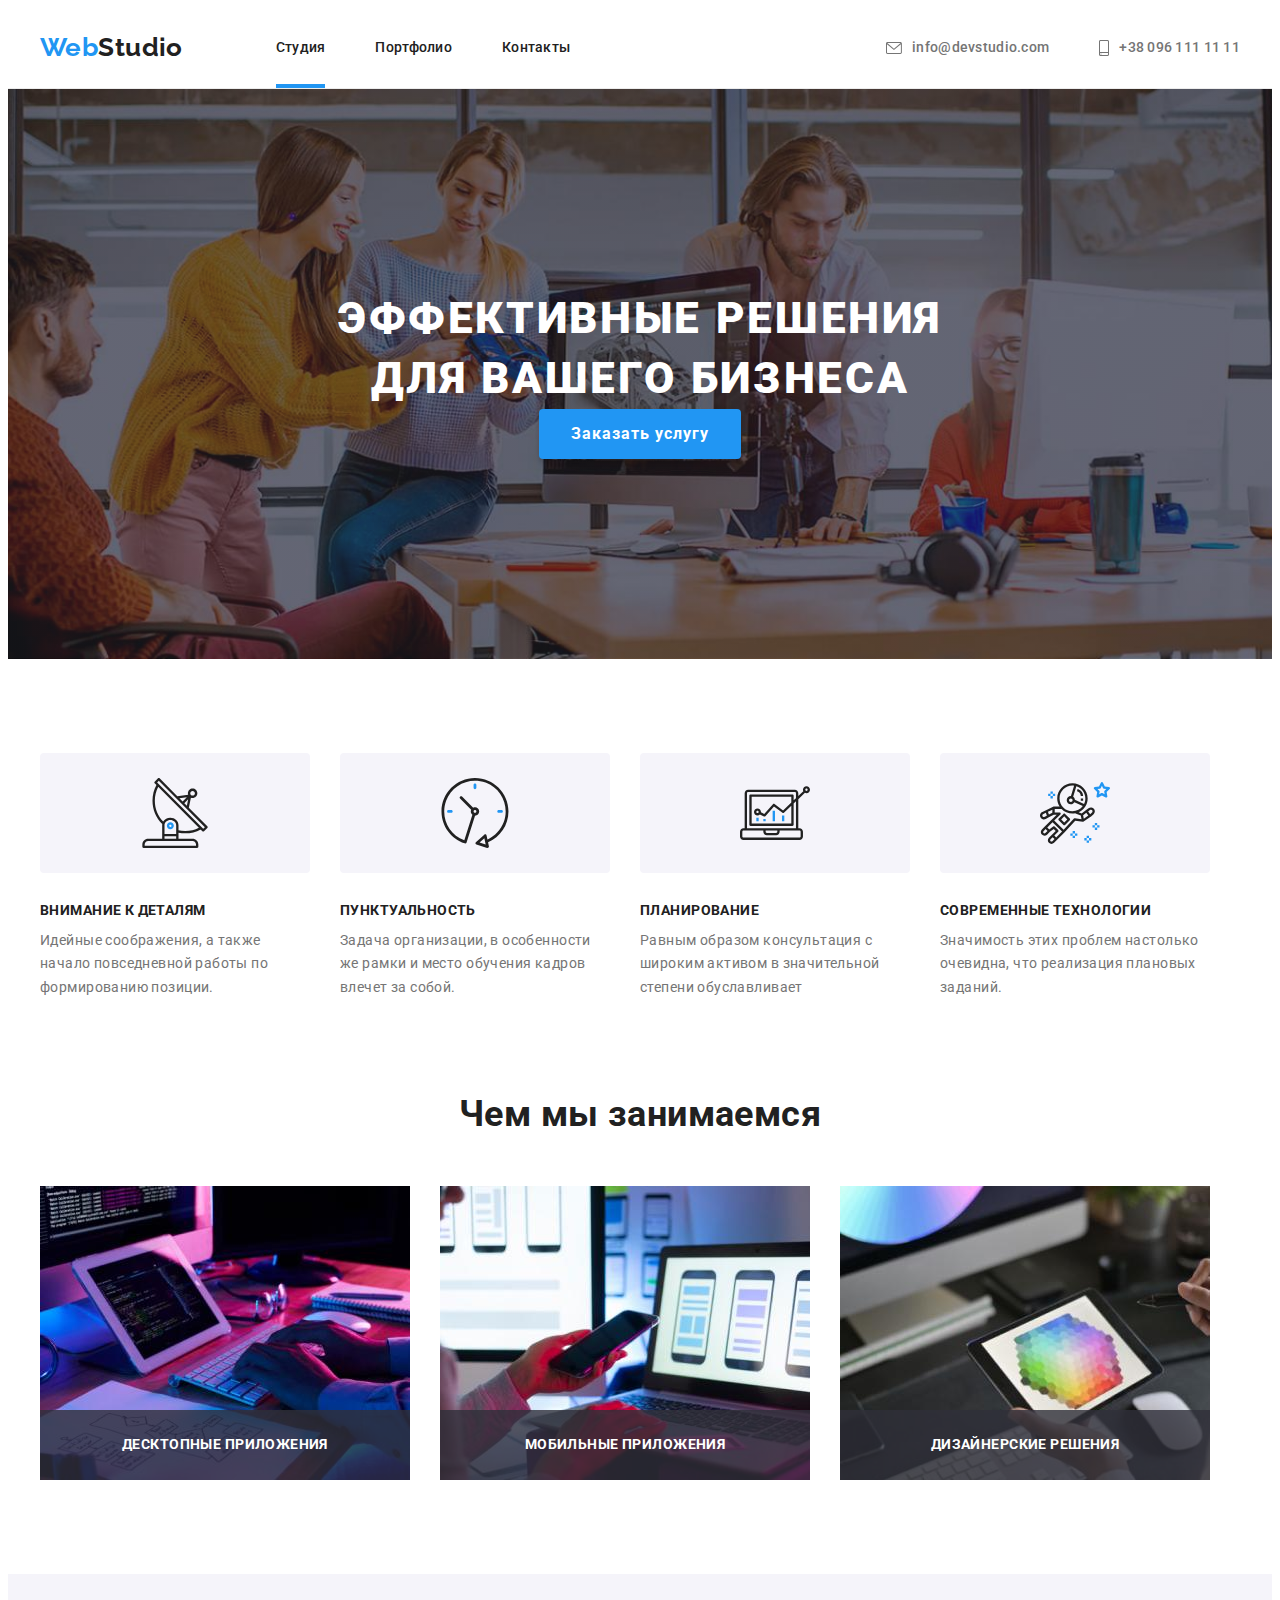
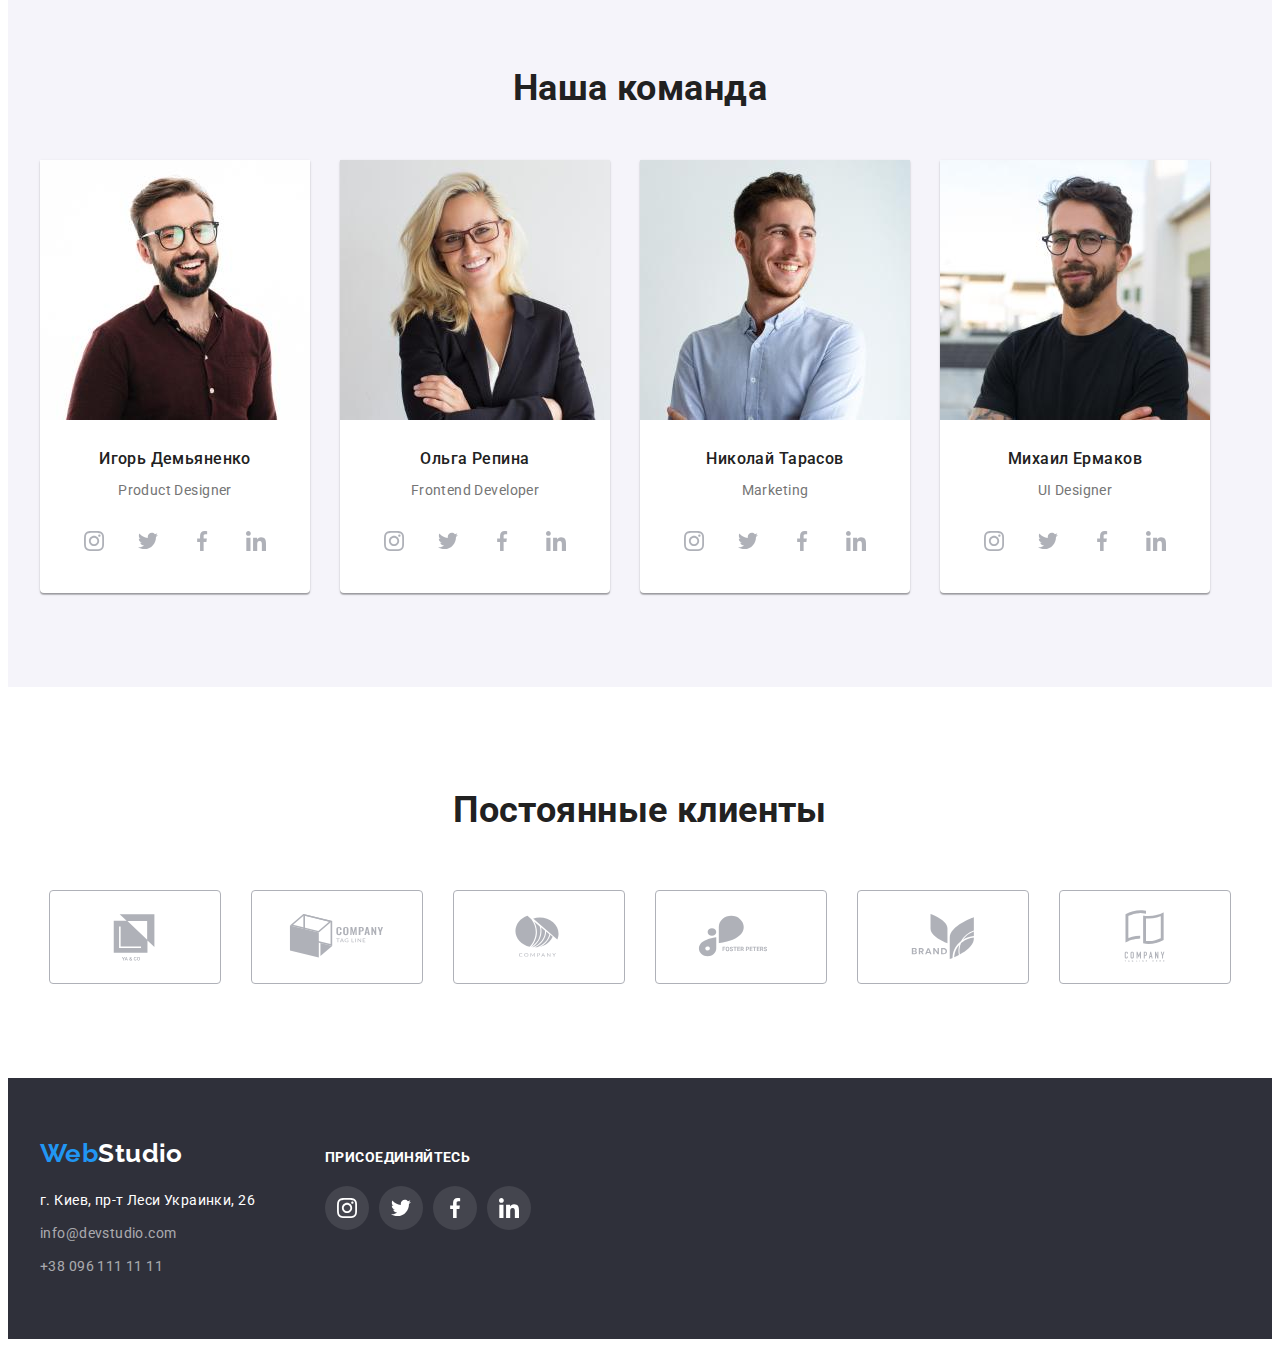
<file: index.html>
<!DOCTYPE html>
<html lang="ru">
<head>
    <meta charset="UTF-8">
    <meta http-equiv="X-UA-Compatible" content="IE=edge">
    <meta name="viewport" content="width=device-width, initial-scale=1.0">
    <link rel="preconnect" href="https://fonts.gstatic.com" crossorigin>
    <link href="https://fonts.googleapis.com/css2?family=Raleway:wght@700&family=Roboto:wght@400;500;700;900&display=swap" rel="stylesheet"> 
    <link rel="stylesheet" href="https://cdnjs.cloudflare.com/ajax/libs/modern-normalize/1.1.0/modern-normalize.min.css"
        integrity="sha512-wpPYUAdjBVSE4KJnH1VR1HeZfpl1ub8YT/NKx4PuQ5NmX2tKuGu6U/JRp5y+Y8XG2tV+wKQpNHVUX03MfMFn9Q=="
        crossorigin="anonymous" referrerpolicy="no-referrer" />
    <link rel="stylesheet" href="./css/styles.css">   
    <title>Document</title>
</head>
<body>
    <header class="site">
        <div class="container site-container">
            <nav class="navigation-container">
                <a href="./index.html" class="site-logo"> <span class="site-logo-span">Web</span>Studio</a>
                <ul class="site-nav-list">
                    <li class="site-nav-item"><a class="site-nav-link active" href="./index.html">Студия</a></li>
                    <li class="site-nav-item"><a class="site-nav-link" href="./portfolio.html">Портфолио</a></li>
                    <li class="site-nav-item"><a class="site-nav-link" href="#">Контакты</a></li>
                </ul>
            </nav>
            <ul class="contacts-list">
                <li class="contacts-item">
                    <a class="contacts-mail" href="mailto:info@devstudio.com">
                    <svg class="contacts-icon" width="16" height="12">
                        <use href="./images/icons.svg#icon-mail"></use>
                    </svg>
                    info@devstudio.com</a>
                </li>

                <li class="contacts-item"><a class="contacts-tel" href="tel:+380961111111">
                    <svg class="contacts-icon" width="10" height="16">
                        <use href="./images/icons.svg#icon-smartphone"></use>
                    </svg>
                    +38 096 111 11 11</a>
                </li>
            </ul>
        </div>
    </header>

    <main>
        <section class="hero">
            <div class="container">
            <h1 class="hero-title">Эффективные решения <br> для вашего бизнеса</h1>
                    <button class="hero-btn" title="button" data-modal-open>Заказать услугу</button>
            </div>
        </section>
        <section class="section">
            <div class="container">
                <h2 class="peculiarities-hide">Особенности</h2>
                <ul class=" peculiarities-list">
                    <li class="peculiarities-item">
                        <div class="peculiarities-social">
                            <svg class="peculiarities-social-icon peculiarities-size-icon">
                                <use href="./images/icons.svg#icon-antenna"></use>
                            </svg>
                        </div>
                        <h3 class="peculiarities-title">Внимание к деталям</h3>
                        <p class="peculiarities-text">
                        Идейные соображения, а также начало повседневной работы по формированию позиции.
                        </p>

                    </li>
                    <li class="peculiarities-item">
                        <div class="peculiarities-social">
                                <svg class="peculiarities-social-icon peculiarities-size-icon">
                                    <use href="./images/icons.svg#icon-clock"></use>
                                </svg>
                        </div>
                        <h3 class="peculiarities-title">Пунктуальность</h3>
                        <p class="peculiarities-text">Задача организации, в особенности же рамки и место обучения кадров влечет за собой.
                        </p>
                    </li>
                    <li class="peculiarities-item">
                        <div class="peculiarities-social">
                                <svg class="peculiarities-social-icon peculiarities-size-icon">
                                    <use href="./images/icons.svg#icon-diagram"></use>
                                </svg>
                        </div>
                        <h3 class="peculiarities-title">Планирование</h3>
                        <p class="peculiarities-text">
                        Равным образом консультация с широким активом в значительной степени обуславливает
                        </p>
                    </li>
                    <li class="peculiarities-item">
                        <div class="peculiarities-social">
                                <svg class="peculiarities-social-icon peculiarities-size-icon">
                                    <use href="./images/icons.svg#icon-astronaut"></use>
                                </svg>
                        </div>
                        <h3 class="peculiarities-title">Современные технологии</h3>
                        <p class="peculiarities-text">
                        Значимость этих проблем настолько очевидна, что реализация плановых заданий.
                        </p>
                    </li>
                </ul>
            </div>
        </section>
        <section class="section work-section">
            <div class="container">
                <h2 class="work-title">Чем мы занимаемся</h2>
                <ul class="work-list">
                    <li class="work-item">
                        <img src="./images/img-1.jpg" 
                        alt="Парень пишет код"
                        width="370"
                        height="294">
                        <p class="work-text">Десктопные приложения</p>
                    </li>
                    <li class="work-item">
                        <img src="./images/img-2.jpg" 
                        alt="Девушка держит в руках телефон"
                        width="370"
                        height="294">
                        <p class="work-text">Мобильные приложения</p>
                    </li>
                    <li class="work-item">
                        <img src="./images/img-3.jpg"
                        alt="Девушка держит планшет в руках"
                        width="370"
                        height="294">
                        <p class="work-text">Дизайнерские решения</p>
                    </li>
                </ul>
            </div>
        </section>

                            <!-- commands -->

        <section class="commands section">
            <div class="container">
                <h2 class="commands-title">Наша команда</h2>
                <ul class="commands-list">
                    <li class="commands-item">
                        <img src="./images/igor.jpg" 
                        alt="Фотография Игоря" 
                        width="270" 
                        height="260">
                        <div class="commands-text-name">
                            <h3 class="commands-name">Игорь Демьяненко</h3>
                            <p class="commands-text" lang="en">Product Designer</p>
                            <ul class="commads-social-list">
                                <li class="commands-social-item">
                                    <a class="commands-social-link" href="#">
                                        <svg class="commands-social-icon size-icon">
                                            <use href="./images/icons.svg#icon-instagram"></use>
                                        </svg>
                                    </a>
                                </li>
                                <li class="commands-social-item">
                                    <a class="commands-social-link" href="#">
                                        <svg class="commands-social-icon size-icon">
                                            <use href="./images/icons.svg#icon-twitter"></use>
                                        </svg>
                                    </a>
                                </li>
                                <li class="commands-social-item">
                                    <a class="commands-social-link" href="#">
                                        <svg class="commands-social-icon size-icon">
                                            <use href="./images/icons.svg#icon-facebook"></use>
                                        </svg>
                                    </a>
                                </li>
                                <li class="commands-social-item">
                                    <a class="commands-social-link" href="#">
                                        <svg class="commands-social-icon size-icon">
                                            <use href="./images/icons.svg#icon-linkedin"></use>
                                        </svg>
                                    </a>
                                </li>
                            </ul>
                        </div>
                    </li>

                    <li class="commands-item">
                        <img src="./images/olga.jpg" 
                        alt="Фотография Ольги" 
                        width="270" 
                        height="260">
                        <div class="commands-text-name">
                            <h3 class="commands-name">Ольга Репина</h3>
                            <p class="commands-text" lang="en">Frontend Developer</p>
                            <ul class="commads-social-list">
                                <li class="commands-social-item">
                                    <a class="commands-social-link" href="#">
                                        <svg class="commands-social-icon size-icon">
                                            <use href="./images/icons.svg#icon-instagram"></use>
                                        </svg>
                                    </a>
                                </li>
                                <li class="commands-social-item">
                                    <a class="commands-social-link" href="#">
                                        <svg class="commands-social-icon size-icon">
                                            <use href="./images/icons.svg#icon-twitter"></use>
                                        </svg>
                                    </a>
                                </li>
                                <li class="commands-social-item">
                                    <a class="commands-social-link" href="#">
                                        <svg class="commands-social-icon size-icon">
                                            <use href="./images/icons.svg#icon-facebook"></use>
                                        </svg>
                                    </a>
                                </li>
                                <li class="commands-social-item">
                                    <a class="commands-social-link" href="#">
                                        <svg class="commands-social-icon size-icon">
                                            <use href="./images/icons.svg#icon-linkedin"></use>
                                        </svg>
                                    </a>
                                </li>
                            </ul>
                        </div>
                    </li>

                    <li class="commands-item">
                        <img src="./images/nikolay.jpg" 
                        alt="Фотография Николая" 
                        width="270" 
                        height="260">
                        <div class="commands-text-name">
                            <h3 class="commands-name">Николай Тарасов</h3>
                            <p class="commands-text" lang="en">Marketing</p>
                            <ul class="commads-social-list">
                                <li class="commands-social-item">
                                    <a class="commands-social-link" href="#">
                                        <svg class="commands-social-icon size-icon">
                                            <use href="./images/icons.svg#icon-instagram"></use>
                                        </svg>
                                    </a>
                                </li>
                                <li class="commands-social-item">
                                    <a class="commands-social-link" href="#">
                                        <svg class="commands-social-icon size-icon">
                                            <use href="./images/icons.svg#icon-twitter"></use>
                                        </svg>
                                    </a>
                                </li>
                                <li class="commands-social-item">
                                    <a class="commands-social-link" href="#">
                                        <svg class="commands-social-icon size-icon">
                                            <use href="./images/icons.svg#icon-facebook"></use>
                                        </svg>
                                    </a>
                                </li>
                                <li class="commands-social-item">
                                    <a class="commands-social-link" href="#">
                                        <svg class="commands-social-icon size-icon">
                                            <use href="./images/icons.svg#icon-linkedin"></use>
                                        </svg>
                                    </a>
                                </li>
                            </ul>
                        </div>
                    </li>

                    <li class="commands-item">
                        <img src="./images/mihail.jpg" 
                        alt="Фотография Михаила" 
                        width="270" 
                        height="260">
                        <div class="commands-text-name">
                            <h3 class="commands-name">Михаил Ермаков</h3>
                            <p class="commands-text" lang="en">UI Designer</p>
                            <ul class="commads-social-list">
                                <li class="commands-social-item">
                                    <a class="commands-social-link" href="#">
                                        <svg class="commands-social-icon size-icon">
                                            <use href="./images/icons.svg#icon-instagram"></use>
                                        </svg>
                                    </a>
                                </li>
                                <li class="commands-social-item">
                                    <a class="commands-social-link" href="#">
                                        <svg class="commands-social-icon size-icon">
                                            <use href="./images/icons.svg#icon-twitter"></use>
                                        </svg>
                                    </a>
                                </li>
                                <li class="commands-social-item">
                                    <a class="commands-social-link" href="#">
                                        <svg class="commands-social-icon size-icon">
                                            <use href="./images/icons.svg#icon-facebook"></use>
                                        </svg>
                                    </a>
                                </li>
                                <li class="commands-social-item">
                                    <a class="commands-social-link" href="#">
                                        <svg class="commands-social-icon size-icon">
                                            <use href="./images/icons.svg#icon-linkedin"></use>
                                        </svg>
                                    </a>
                                </li>
                            </ul>
                        </div>
                    </li>
                </ul>
            </div>
        </section>

                            <!-- Regular customers -->

        <section class="section">
            <div class="container ">
                <h2 class="customers-title">Постоянные клиенты</h2>
                <ul class="customers-list">
                    <li class="customers-item">
                        <a class="customers-link" href="#">
                            <svg class="customers-icon">
                                <use href="./images/icons.svg#icon-logo-ya"></use>
                            </svg>
                        </a>
                    </li>
                    <li class="customers-item">
                        <a class="customers-link" href="#">
                            <svg class="customers-icon">
                                <use href="./images/icons.svg#icon-logo-tag"></use>
                            </svg>
                        </a>
                    </li>
                    <li class="customers-item">
                        <a class="customers-link" href="#">
                            <svg class="customers-icon">
                                <use href="./images/icons.svg#icon-logo-company"></use>
                            </svg>
                        </a>
                    </li>
                    <li class="customers-item">
                        <a class="customers-link" href="#">
                            <svg class="customers-icon">
                                <use href="./images/icons.svg#icon-logo-foster"></use>
                            </svg>
                        </a>
                    </li>
                    <li class="customers-item">
                        <a class="customers-link" href="#">
                            <svg class="customers-icon">
                                <use href="./images/icons.svg#icon-logo-brand"></use>
                            </svg>
                        </a>
                    </li>
                    <li class="customers-item">
                        <a class="customers-link" href="#">
                            <svg class="customers-icon">
                                <use href="./images/icons.svg#icon-logo-tag-line"></use>
                            </svg>
                        </a>
                    </li>
                </ul>

            </div>
        </section>
        
    </main>
    <footer class="footer">
        <div class="container footer-block">
            <div class="footer-left-block">
                <a class="footer-logo" href="#"><span class="footer-logo-span">Web</span>Studio</a>
            <address>
                <ul class="footer-list">    
                    <li class="footer-item">
                        <a class="footer-link" href="https://goo.gl/maps/mKmkBRbk66RdH9SZ9"
                        target="-blank" 
                        rel="noopener noreferrer">
                        г. Киев, пр-т Леси Украинки, 26</a>                   
                    </li>

                    <li class="footer-item">
                        <a class="footer-mail" href="mailto:info@devstudio.com">info@devstudio.com</a>
                    </li>

                    <li class="footer-item">
                        <a class="footer-tel" href="tel:+380961111111">+38 096 111 11 11</a>
                    </li>
                </ul>
            </address>
            </div>
            <div class="footer-right-block">
                <h3 class="footer-title-block">присоединяйтесь</h3>
                    <ul class="footer-social-list">
                    <li class="footer-social-item">
                        <a class="commands-social-link" href="#">
                            <svg class="footer-social-icon size-icon">
                                <use href="./images/icons.svg#icon-instagram"></use>
                            </svg>
                        </a>
                    </li>
                    <li class="footer-social-item">
                        <a class="commands-social-link" href="#">
                            <svg class="footer-social-icon size-icon">
                                <use href="./images/icons.svg#icon-twitter"></use>
                            </svg>
                        </a>
                    </li>
                    <li class="footer-social-item">
                        <a class="commands-social-link" href="#">
                            <svg class="footer-social-icon size-icon">
                                <use href="./images/icons.svg#icon-facebook"></use>
                            </svg>
                        </a>
                    </li>
                    <li class="footer-social-item">
                        <a class="commands-social-link" href="#">
                            <svg class="footer-social-icon size-icon">
                                <use href="./images/icons.svg#icon-linkedin"></use>
                            </svg>
                        </a>
                    </li>
                </ul>                
            </div>
        </div>
    </footer>
    <div class="backdrop is-hidden" data-modal>
        <div class="modal">
            <button type="button" class="modal-close" data-modal-close>
                <svg class="close-icon" width="18" height="18">
                    <use href="./images/icons.svg#icon-close-black"></use>
                </svg>
            </button>
        </div>
    </div>
    <script src="./js/modal.js"></script>
</body>
</html>
</file>
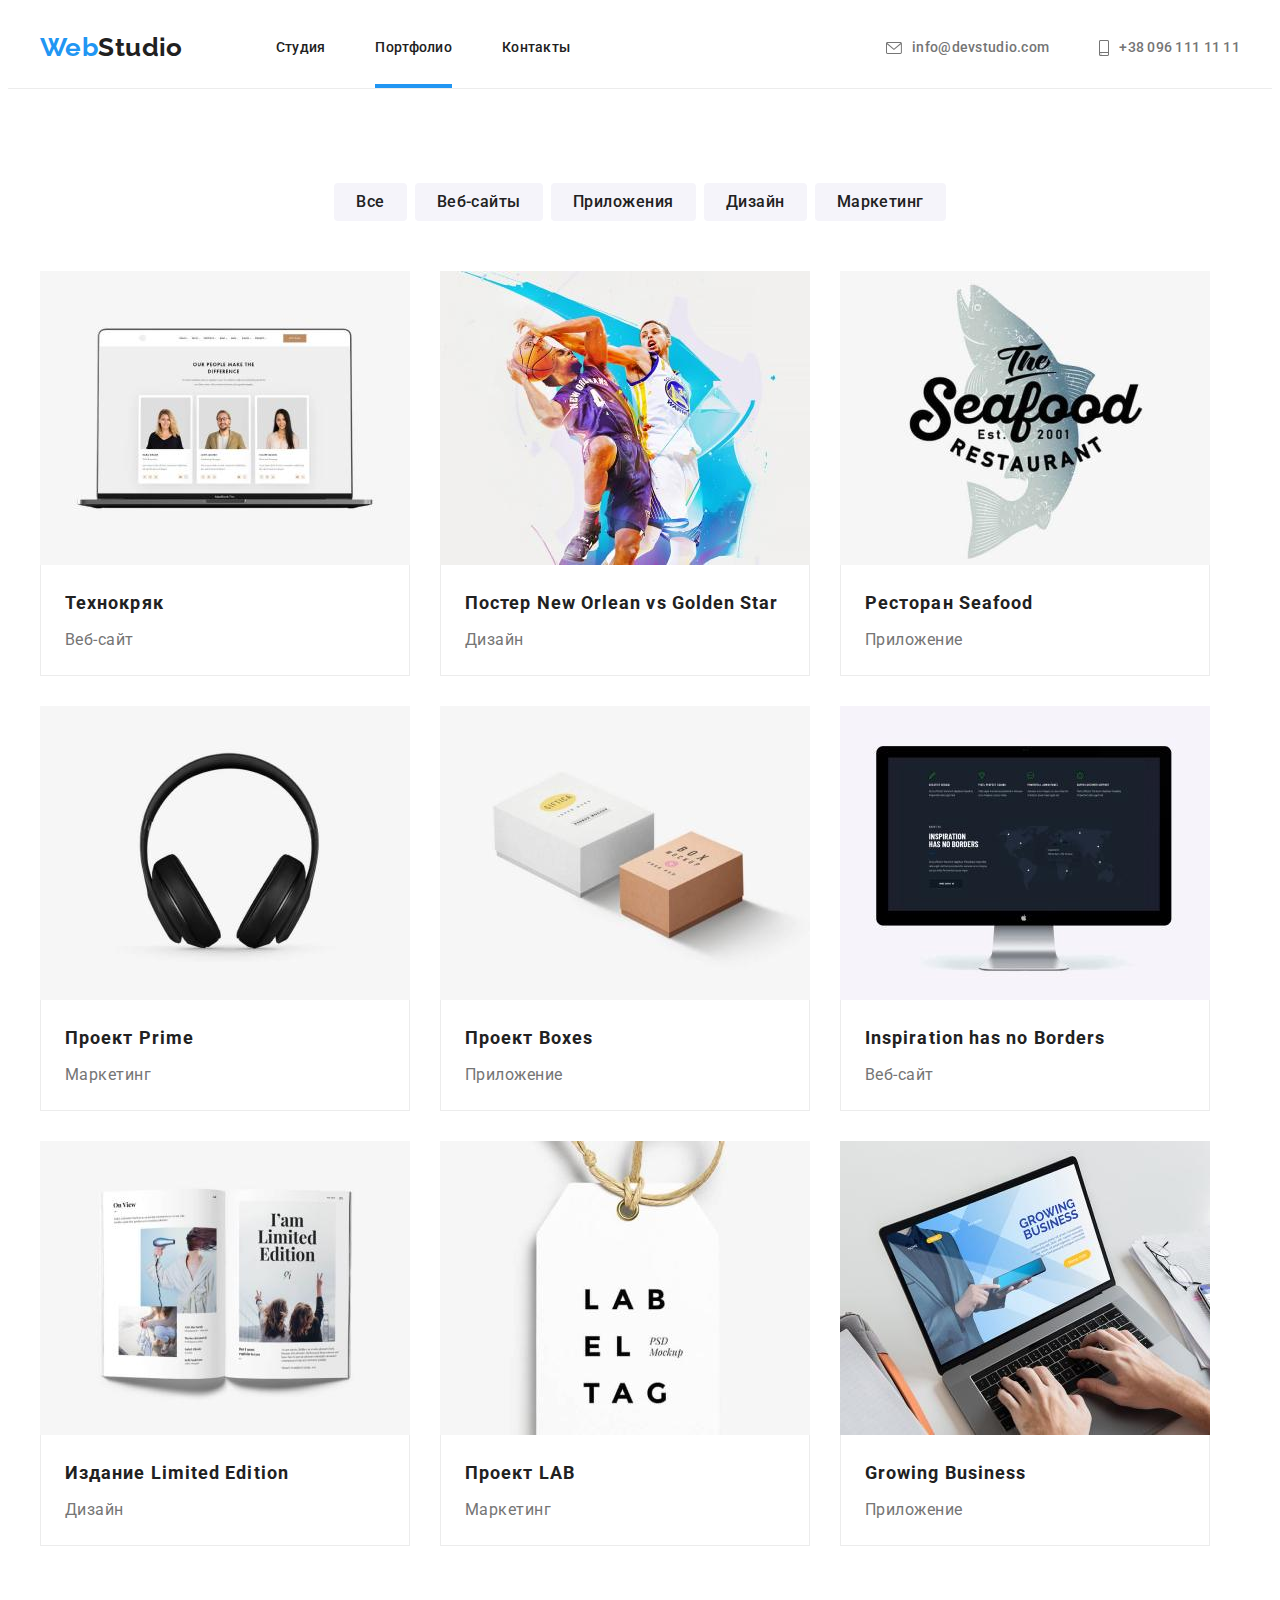
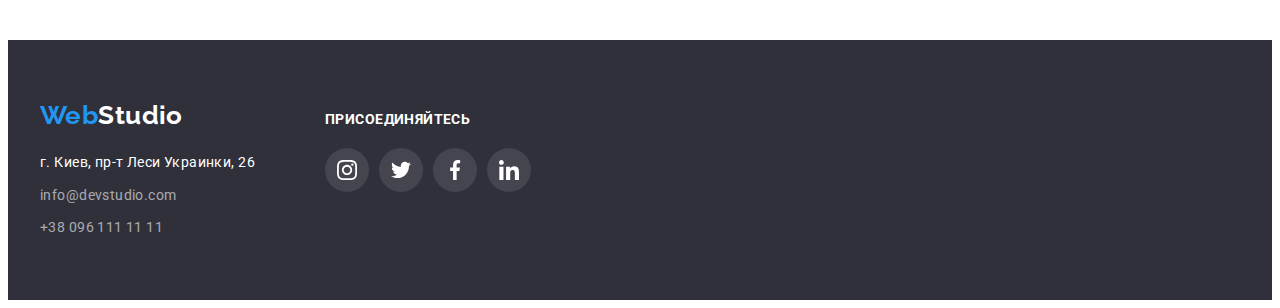
<file: portfolio.html>
<!DOCTYPE html>
<html lang="ru">
<head>
    <meta charset="UTF-8">
    <meta http-equiv="X-UA-Compatible" content="IE=edge">
    <meta name="viewport" content="width=device-width, initial-scale=1.0">
    <link rel="preconnect" href="https://fonts.googleapis.com">
    <link rel="preconnect" href="https://fonts.gstatic.com" crossorigin>
    <link href="https://fonts.googleapis.com/css2?family=Raleway:wght@700&family=Roboto:wght@400;500;700;900&display=swap" rel="stylesheet">
    <link rel="stylesheet" href="https://cdnjs.cloudflare.com/ajax/libs/modern-normalize/1.1.0/modern-normalize.min.css"
        integrity="sha512-wpPYUAdjBVSE4KJnH1VR1HeZfpl1ub8YT/NKx4PuQ5NmX2tKuGu6U/JRp5y+Y8XG2tV+wKQpNHVUX03MfMFn9Q=="
        crossorigin="anonymous" referrerpolicy="no-referrer" />
    <link rel="stylesheet" href="./css/styles.css">
    <title>Document</title>
    
</head>
<body>
    <header class="site">
        <div class="container site-container">
            <nav class="navigation-container">
                <a href="./index.html" class="site-logo"> <span class="site-logo-span">Web</span>Studio</a>
                <ul class="site-nav-list">
                    <li class="site-nav-item"><a class="site-nav-link" href="./index.html">Студия</a></li>
                    <li class="site-nav-item"><a class="site-nav-link active" href="./portfolio.html">Портфолио</a></li>
                    <li class="site-nav-item"><a class="site-nav-link" href="">Контакты</a></li>
                </ul>
            </nav>
            <ul class="contacts-list">
                <li class="contacts-item">
                    <a class="contacts-mail" href="mailto:info@devstudio.com">
                        <svg class="contacts-icon" width="16" height="12">
                            <use href="./images/icons.svg#icon-mail"></use>
                        </svg>
                        info@devstudio.com</a>
                </li>
    
                <li class="contacts-item"><a class="contacts-tel" href="tel:+380961111111">
                        <svg class="contacts-icon" width="10" height="16">
                            <use href="./images/icons.svg#icon-smartphone"></use>
                        </svg>
                        +38 096 111 11 11</a>
                </li>
            </ul>
        </div>
    </header>

<main class="main-portfolio">
    <section class="section">
        <div class="container">
            <h1 class="portfolio-title-hide">Наши проэкты</h1>
            <ul class="portfolio-list-btn">
                <li class="portfolio-btn-item"><button type="button" class="portfolio-btn">Все</button></li>
                <li class="portfolio-btn-item"><button type="button" class="portfolio-btn">Веб-сайты</button></li>
                <li class="portfolio-btn-item"><button type="button" class="portfolio-btn">Приложения</button></li>
                <li class="portfolio-btn-item"><button type="button" class="portfolio-btn">Дизайн</button></li>
                <li class="portfolio-btn-item"><button type="button" class="portfolio-btn">Маркетинг</button></li>
            </ul>

            <ul class="portfolio-list-img">
                <li class="portfolio-item-img">
                    <a class="portfolio-link-img" href="">
                        <div class="portfolio-img-wrap">
                            <img src="./images/tehnokryak.jpg" 
                            alt="Фотография ноутбука" width="370" height="294">
                            <p class="portfolio-text-content">Технокряк это современная площадка распространения коронавируса. Компании используют эту платформу для цифрового
                            шпионажа и атак на защищённые сервера конкурентов.</p>
                        </div>
                    <div class="portfolio-border portfolio-padding">
                        <h2 class="portfolio-title">Технокряк</h2>
                        <p class="portfolio-text">Веб-сайт</p>   
                    </div>
                </a>
                </li>

                <li class="portfolio-item-img">
                    <a class="portfolio-link-img" href="">
                        <div class="portfolio-img-wrap">
                            <img src="./images/poster-new-orlean.jpg" alt="Два баскетболиста" width="370" height="294">
                            <p class="portfolio-text-content">Технокряк это современная площадка распространения коронавируса. Компании используютэту платформу для цифрового
                            шпионажа и атак на защищённые сервера конкурентов.</p>
                        </div>
                    <div class="portfolio-border portfolio-padding">
                        <h2 class="portfolio-title">Постер <span lang="en">New Orlean vs Golden Star</span> </h2>
                        <p class="portfolio-text">Дизайн</p>
                    </div>
                    </a>
                </li>

                <li class="portfolio-item-img">
                    <a class="portfolio-link-img" href="">
                    <div class="portfolio-img-wrap">
                            <img src="./images/rest-seafood.jpg" alt="Эмблема ресторана" width="370" height="294">
                        <p class="portfolio-text-content">Технокряк это современная площадка распространения коронавируса. Компании используютэту платформу для цифрового
                        шпионажа и атак на защищённые сервера конкурентов.</p>
                    </div>
                    <div class="portfolio-border portfolio-padding">
                        <h2 class="portfolio-title">Ресторан <span lang="en">Seafood</span> </h2>
                        <p class="portfolio-text">Приложение</p>
                    </div>
                    </a>
                </li>

                <li class="portfolio-item-img">
                    <a class="portfolio-link-img" href="">
                    <div class="portfolio-img-wrap">
                        <img src="./images/prime.jpg" alt="Фото наушников" width="370" height="294">
                        <p class="portfolio-text-content">Технокряк это современная площадка распространения коронавируса. Компании используютэту платформу для цифрового
                        шпионажа и атак на защищённые сервера конкурентов.</p>
                    </div>
                    <div class="portfolio-border portfolio-padding">
                    <h2 class="portfolio-title">Проект <span lang="en">Prime</span> </h2>
                    <p class="portfolio-text">Маркетинг</p>
                    </div>
                    </a>
                </li>

                <li class="portfolio-item-img">
                    <a class="portfolio-link-img" href="">
                    <div class="portfolio-img-wrap">
                        <img src="./images/boxes.jpg" alt="Две коробки" width="370" height="294">
                        <p class="portfolio-text-content">Технокряк это современная площадка распространения коронавируса. Компании используютэту платформу для цифрового
                        шпионажа и атак на защищённые сервера конкурентов.</p>
                    </div>
                    <div class="portfolio-border portfolio-padding">
                    <h2 class="portfolio-title">Проект <span lang="en">Boxes</span> </h2>
                    <p class="portfolio-text">Приложение</p>
                    </div>
                    </a>
                </li>

                <li class="portfolio-item-img">
                    <a class="portfolio-link-img" href="">
                    <div class="portfolio-img-wrap">
                        <img src="./images/inspiration.jpg" alt="Монитор" width="370" height="294">
                        <p class="portfolio-text-content">Технокряк это современная площадка распространения коронавируса. Компании используютэту платформу для цифрового
                        шпионажа и атак на защищённые сервера конкурентов.</p>
                    </div>
                    <div class="portfolio-border portfolio-padding">
                    <h2 class="portfolio-title" lang="en">Inspiration has no Borders</h2>
                    <p class="portfolio-text">Веб-сайт</p>
                    </div>
                    </a>
                </li>

                <li class="portfolio-item-img">
                    <a class="portfolio-link-img" href="">
                    <div class="portfolio-img-wrap">
                        <img src="./images/limited-edition.jpg" alt="Открытая книга" width="370" height="294">
                        <p class="portfolio-text-content">Технокряк это современная площадка распространения коронавируса. Компании используютэту платформу для цифрового
                        шпионажа и атак на защищённые сервера конкурентов.</p>
                    </div>
                    <div class="portfolio-border portfolio-padding">
                    <h2 class="portfolio-title">Издание <span lang="en">Limited Edition</span> </h2>
                    <p class="portfolio-text">Дизайн</p>
                    </div>
                    </a>
                </li>

                <li class="portfolio-item-img">
                    <a class="portfolio-link-img" href="">
                    <div class="portfolio-img-wrap">
                        <img src="./images/lab.jpg" alt="Эмблема проэкта" width="370" height="294">
                        <p class="portfolio-text-content">Технокряк это современная площадка распространения коронавируса. Компании используютэту платформу для цифрового
                        шпионажа и атак на защищённые сервера конкурентов.</p>
                    </div>
                    <div class="portfolio-border portfolio-padding">
                    <h2 class="portfolio-title">Проект <span lang="en">LAB</span></h2>
                    <p class="portfolio-text">Маркетинг</p>
                    </div>
                    </a>
                </li>

                <li class="portfolio-item-img">
                    <a class="portfolio-link-img" href="">
                    <div class="portfolio-img-wrap">
                        <img src="./images/growing-business.jpg" alt="Реклама приложения на ноутбуке" width="370" height="294">
                        <p class="portfolio-text-content">Технокряк это современная площадка распространения коронавируса. Компании используютэту платформу для цифрового
                        шпионажа и атак на защищённые сервера конкурентов.</p>
                    </div>
                    <div class="portfolio-border portfolio-padding">
                    <h2 class="portfolio-title" lang="en">Growing Business</h2>
                    <p class="portfolio-text">Приложение</p>
                    </div>
                    </a>
                </li>

            </ul>
        </div>
    </section>

</main>
    
    <footer class="footer">
        <div class="container footer-block">
            <div class="footer-left-block">
                <a class="footer-logo" href=""><span class="footer-logo-span">Web</span>Studio</a>
                <address>
                    <ul class="footer-list">
                        <li class="footer-item">
                            <a class="footer-link" href="https://goo.gl/maps/mKmkBRbk66RdH9SZ9" target="-blank"
                                rel="noopener noreferrer">
                                г. Киев, пр-т Леси Украинки, 26</a>
                        </li>
    
                        <li class="footer-item">
                            <a class="footer-mail" href="mailto:info@devstudio.com">info@devstudio.com</a>
                        </li>
    
                        <li class="footer-item">
                            <a class="footer-tel" href="tel:+380961111111">+38 096 111 11 11</a>
                        </li>
                    </ul>
                </address>
            </div>
            <div class="footer-right-block">
                <h3 class="footer-title-block">присоединяйтесь</h3>
                <ul class="footer-social-list">
                    <li class="footer-social-item">
                        <a class="commands-social-link" href="">
                            <svg class="footer-social-icon size-icon">
                                <use href="./images/icons.svg#icon-instagram"></use>
                            </svg>
                        </a>
                    </li>
                    <li class="footer-social-item">
                        <a class="commands-social-link" href="">
                            <svg class="footer-social-icon size-icon">
                                <use href="./images/icons.svg#icon-twitter"></use>
                            </svg>
                        </a>
                    </li>
                    <li class="footer-social-item">
                        <a class="commands-social-link" href="">
                            <svg class="footer-social-icon size-icon">
                                <use href="./images/icons.svg#icon-facebook"></use>
                            </svg>
                        </a>
                    </li>
                    <li class="footer-social-item">
                        <a class="commands-social-link" href="">
                            <svg class="footer-social-icon size-icon">
                                <use href="./images/icons.svg#icon-linkedin"></use>
                            </svg>
                        </a>
                    </li>
                </ul>
            </div>
        </div>
    </footer>
</body>
</html>
</file>
<file: css/styles.css>
:root {
  --main-title-color: #ffffff;
  --second-title-color: #212121;
  --main-text-color: #757575;
  --footer-contacts-text-color: rgba(255, 255, 255, 0.6);
  --footer-link-color: #ffffff;
  --header-contacts-text-color: #757575;
  --hover-focus-color: #2196f3;
  --hero-btn-color: #188ce8;
  --web-logo-color: #2196f3;
  --studio-header-logo-color: #212121;
  --studio-footer-logo-color: #ffffff;
  --main-btn-color: #ffffff;
  --background-btn-color: #2196f3;
  --background-portfolio-btn-color: #f5f4fa;
  --background-hero-footer-color: #2f303a;
  --background-commands-color: #f5f4fa;
  --background-item-commads: #ffffff;
  --second-btn-color: #212121;
  --portfolio-btn-accent-color: #ffffff;
}

body {
  font-family: Roboto, sans-serif;
  font-size: 14px;
  line-height: 1.71;
  letter-spacing: 0.03em;
  color: var(--main-text-color);
}

p,
h1,
h2,
h3,
h4,
h5,
h6 {
  margin: 0;
}

a {
  text-decoration: none;
  /* color: inherit; */
  transition: color 250ms cubic-bezier(0.4, 0, 0.2, 1);
}

ul {
  margin: 0;
  padding: 0;
}

address {
  font-style: normal;
}

.container {
  width: 1200px;
  padding-left: 15px;
  padding-right: 15px;
  margin: 0 auto;
}

p,
h1,
h2,
h3,
h4,
h5,
h6 {
  margin: 0;
}

ul {
  margin: 0;
  padding: 0;
  list-style: none;
}

img {
  display: block;
  max-width: 100%;
  height: auto;
}

.container {
  width: 1200px;
  padding-left: 15px;
  padding-right: 15px;
  margin: 0 auto;
}

.section {
  padding-top: 94px;
  padding-bottom: 94px;
}

.size-icon {
  width: 20px;
  height: 20px;
}

.peculiarities-size-icon {
  width: 70px;
  height: 70px;
}

.customers-icon {
  width: 106px;
  height: 60px;
}

/* --------------HEADER----------------------- */

.site {
  border: 1px solid #ececec;
  border-top-style: none;
  border-right-style: none;
  border-left-style: none;
}

.site-logo {
  font-family: Raleway;
  font-weight: 700;
  font-size: 26px;
  line-height: 1.19;
  color: var(--studio-header-logo-color);
  padding-bottom: 25px;
  padding-top: 24px;
  padding-right: 93px;
}

.navigation-container {
  display: flex;
  align-items: center;
}

.site-container {
  display: flex;
  align-items: center;
}

.site-logo-span {
  font-family: Raleway;
  font-weight: 700;
  font-size: 26px;
  line-height: 1.19;
  color: var(--web-logo-color);
}

.site-nav-link {
  display: block;
  font-weight: 500;
  font-size: 14px;
  line-height: 1.14;
  letter-spacing: 0.02em;
  color: var(--second-title-color);
  position: relative;
}

.site-nav-list {
  display: flex;
}

.site-nav-item:not(:last-child) {
  margin-right: 50px;
}

.site-nav-link.active::after {
  content: '';
  width: 100%;
  height: 4px;
  background-color: rgba(33, 150, 243, 1);
  position: absolute;
  display: block;
  bottom: 0;
  left: 0;
}

.site-nav-link,
.contacts-mail,
.contacts-tel {
  padding-top: 32px;
  padding-bottom: 32px;
}

.contacts-tel,
.contacts-mail {
  color: var(--header-contacts-text-color);
  display: flex;
  align-items: center;
  justify-content: center;
}

.contacts-item:not(:last-child) {
  margin-right: 50px;
}

.contacts-icon {
  fill: currentColor;
  margin-right: 10px;
}

.contacts-item {
  display: flex;
}

.contacts-list {
  font-weight: 500;
  font-size: 14px;
  line-height: 1.14;
  letter-spacing: 0.02em;
  color: var(--header-contacts-text-color);
  display: flex;
  margin-left: auto;
}

/* ----------------------HOVER-FOCUS--------------------------- */

.site-nav-link:hover,
.site-nav-link:focus,
.contacts-tel:hover,
.contacts-tel:focus,
.contacts-mail:hover,
.contacts-mail:focus,
.footer-tel:hover,
.footer-tel:focus,
.footer-mail:hover,
.footer-mail:focus {
  color: var(--hover-focus-color);
}

.commands-social-link:hover,
.commands-social-link:focus {
  background-color: #2196f3;
}

.commands-social-link:hover .commands-social-icon,
.commands-social-link:focus .commands-social-icon {
  fill: #ffffff;
}

.contacts-icon:hover,
.contacts-icon:focus {
  fill: currentColor;
}

.close-icon:hover,
.close-icon:focus,
.customers-icon:hover,
.customers-icon:focus {
  fill: #2196f3;
}

.modal-close:hover .close-icon,
.modal-close:focus .close-icon,
.customers-link:hover .customers-icon,
.customers-link:focus .customers-icon {
  fill: #2196f3;
}

.modal-close:hover,
.modal-close:focus,
.customers-item:hover,
.customers-item:focus {
  color: #2196f3;
  border-color: #2196f3;
}

.portfolio-link-img:hover .portfolio-text-content,
.portfolio-link-img:focus .portfolio-text-content {
  transform: translateY(0%);
}

/* ----------------------HERO---------------------------- */

.hero {
  background-color: var(--background-hero-footer-color);
  text-align: center;
  padding: 200px 0px;
  background-image: linear-gradient(rgba(47, 48, 58, 0.4), rgba(47, 48, 58, 0.4)),
    url(../images/title.jpg);
  background-size: cover;
  max-width: 1600px;
  margin-left: auto;
  margin-right: auto;
  background-repeat: no-repeat;
  background-position: center;
}

.hero-title {
  font-weight: 900;
  font-size: 44px;
  line-height: 1.36;
  letter-spacing: 0.06em;
  text-transform: uppercase;
  color: var(--main-title-color);
}

.hero-btn {
  font-family: Roboto;
  font-weight: 700;
  font-size: 16px;
  line-height: 1.87;
  letter-spacing: 0.06em;
  color: var(--main-btn-color);
  background: var(--background-btn-color);
  box-shadow: 0px 4px 4px rgba(0, 0, 0, 0.15);
  border-radius: 4px;
  padding: 10px 32px;
  cursor: pointer;
  border: transparent;
}

/* ----------------- PECULIARITEIS--------------------------- */

.peculiarities-hide,
.portfolio-title-hide {
  border: 0;
  clip: rect(0 0 0 0);
  height: 1px;
  margin: -1px;
  overflow: hidden;
  padding: 0;
  position: absolute;
  white-space: nowrap;
  width: 1px;
}
.peculiarities-list {
  display: flex;
}
.peculiarities-item:not(:last-child) {
  margin-right: 30px;
}
.peculiarities-item {
  width: 270px;
}

.peculiarities-title {
  font-weight: 700;
  font-size: 14px;
  line-height: 1.14;
  text-transform: uppercase;
  color: var(--second-title-color);
}
.peculiarities-text {
  margin-top: 10px;
}

.peculiarities-social {
  height: 120px;
  display: flex;
  align-items: center;
  justify-content: center;
  background-color: #f5f4fa;
  border-radius: 4px;
  margin-bottom: 30px;
}

/* -----------------  WHAT WE DO --------------------------- */
.work-title {
  font-weight: 700;
  font-size: 36px;
  line-height: 1.16;
  text-align: center;
  color: var(--second-title-color);
}

.work-section {
  padding-top: 0px;
}

.work-list {
  display: flex;
  margin-top: 50px;
}

.work-item:not(:last-child) {
  margin-right: 30px;
}
.work-item {
  position: relative;
}

.work-item > .work-text {
  position: absolute;
  bottom: 0;
  left: 0;
  background: rgba(47, 48, 58, 0.8);
  width: 100%;
  height: 70px;
  display: flex;
  align-items: center;
  justify-content: center;
}

.work-text {
  font-weight: 700;
  line-height: 1.14;
  color: #ffffff;
  text-transform: uppercase;
}

/* -----------------  COMMADS --------------------------- */

.commands {
  background-color: var(--background-commands-color);
}

.commands-title {
  font-weight: 700;
  font-size: 36px;
  line-height: 1.16;
  text-align: center;
  color: var(--second-title-color);
}

.commands-name {
  font-weight: 500;
  font-size: 16px;
  line-height: 1.18;
  text-align: center;
  color: var(--second-title-color);
}

.commands-list {
  display: flex;
  margin-top: 50px;
}

.commands-text {
  text-align: center;
  margin-top: 10px;
}

.commands-text-name {
  padding-top: 30px;
  padding-bottom: 30px;
}

.commands-item {
  box-shadow: 0px 1px 3px rgba(0, 0, 0, 0.12), 0px 1px 1px rgba(0, 0, 0, 0.14),
    0px 2px 1px rgba(0, 0, 0, 0.2);
  border-radius: 0px 0px 4px 4px;
  background: var(--background-item-commads);
}

.commands-item:not(:last-child) {
  margin-right: 30px;
}

.commands-social-icon {
  fill: #afb1b8;
}

.commads-social-list {
  display: flex;
  justify-content: center;
  margin-top: 16px;
}

.commands-social-item,
.footer-social-item {
  width: 44px;
  height: 44px;
}

.commands-social-item + .commands-social-item,
.footer-social-item + .footer-social-item {
  margin-left: 10px;
}

.commands-social-link {
  width: 100%;
  height: 100%;
  border-radius: 50%;
  display: flex;
  align-items: center;
  justify-content: center;
  transition: fill 250ms cubic-bezier(0.4, 0, 0.2, 1),
    background-color 250ms cubic-bezier(0.4, 0, 0.2, 1);
}

/* -----------------  REGULAR CUSTOMERS --------------------------- */

.customers-title {
  font-size: 36px;
  color: var(--second-title-color);
  line-height: 1.66;
  text-align: center;
}

.close-icon,
.customers-icon {
  fill: #afb1b8;
  transition: fill 250ms cubic-bezier(0.4, 0, 0.2, 1),
    background-color 250ms cubic-bezier(0.4, 0, 0.2, 1);
}

.customers-list {
  display: flex;
  justify-content: center;
  align-content: center;
  margin-top: 50px;
}

.customers-item {
  width: 170px;
  height: 92px;
  border: 1px solid;
  border-radius: 4px;
  border-color: #afb1b8;
  transition: border-color 250ms cubic-bezier(0.4, 0, 0.2, 1);
}

.customers-item + .customers-item {
  margin-left: 30px;
}

.customers-link {
  width: 100%;
  height: 100%;
  display: flex;
  align-items: center;
  justify-content: center;
}

/* -----------------  FOOTER --------------------------- */

.footer {
  background-color: var(--background-hero-footer-color);
  padding: 60px 0;
}

.footer-block {
  display: flex;
  align-items: baseline;
}

.footer-social-icon {
  fill: #ffffff;
}

.footer-left-block {
  margin-right: 70px;
}

.footer-title-block {
  font-weight: 700;
  font-size: 14px;
  line-height: 1.14;
  letter-spacing: 3%;
  color: #ffffff;
  text-transform: uppercase;
}

.footer-social-list {
  display: flex;
  margin-top: 20px;
}

.footer-social-item {
  border-radius: 50%;
  background-color: rgba(255, 255, 255, 0.1);
}

.footer-logo {
  font-family: Raleway;
  font-weight: 700;
  font-size: 26px;
  line-height: 1.19;
  color: var(--studio-footer-logo-color);
  display: block;
}

.footer-list {
  margin-top: 20px;
}

.footer-item:not(:first-child) {
  margin-top: 9px;
}

.footer-logo-span {
  font-family: Raleway;
  font-weight: 700;
  font-size: 26px;
  line-height: 1.19;
  color: var(--web-logo-color);
}

.footer-link {
  font-family: Roboto;
  font-style: normal;
  font-weight: 400;
  font-size: 14px;
  line-height: 1.71;
  letter-spacing: 0.03em;
  color: var(--footer-link-color);
}

.footer-mail,
.footer-tel {
  font-weight: 400;
  font-size: 14px;
  line-height: 1.71;
  letter-spacing: 0.03em;
  color: var(--footer-contacts-text-color);
}

/* -----------------  PORTFOLIO --------------------------- */

.portfolio-title {
  font-weight: 700;
  font-size: 18px;
  line-height: 2;
  letter-spacing: 0.06em;
  color: var(--second-title-color);
}

.portfolio-text {
  font-size: 16px;
  line-height: 1.87;
  letter-spacing: 0.03em;
  color: var(--main-text-color);
  margin-top: 4px;
}

.portfolio-btn {
  font-family: Roboto;
  font-weight: 500;
  font-size: 16px;
  line-height: 1.62;
  text-align: center;
  letter-spacing: 0.03em;
  color: var(--second-btn-color);
  background-color: var(--background-portfolio-btn-color);
  cursor: pointer;
  border-radius: 4px;
  border: 0px;
  padding: 6px 22px;
  transition: color 250ms cubic-bezier(0.4, 0, 0.2, 1),
    background-color 250ms cubic-bezier(0.4, 0, 0.2, 1);
}

.portfolio-btn-item:not(:last-child) {
  margin-right: 8px;
}

.portfolio-btn:focus,
.portfolio-btn:hover {
  color: var(--portfolio-btn-accent-color);
  background-color: var(--background-btn-color);
  box-shadow: 0px 3px 1px rgba(0, 0, 0, 0.1), 0px 1px 2px rgba(0, 0, 0, 0.08),
    0px 2px 2px rgba(0, 0, 0, 0.12);
}

.portfolio-list-btn {
  display: flex;
  justify-content: center;
}

.portfolio-list-img {
  display: flex;
  flex-wrap: wrap;
  margin-top: 50px;
}

.portfolio-item-img:nth-child(3n) {
  margin-right: 0px;
}

.portfolio-item-img:nth-child(n + 4) {
  margin-top: 30px;
}

.portfolio-item-img {
  margin-right: 30px;
}

.portfolio-img-wrap {
  position: relative;
  overflow: hidden;
}

.portfolio-text-content {
  position: absolute;
  top: 0;
  right: 0;
  background-color: rgba(33, 150, 243, 0.9);
  padding: 63px 24px;
  font-size: 18px;
  line-height: 1.5;
  color: #ffffff;
  height: 100%;
  overflow: auto;
  transform: translateY(100%);
  transition: transform 250ms cubic-bezier(0.4, 0, 0.2, 1);
}

.port .portfolio-link-img {
  display: block;
}
/* -----------------  PORTFOLIO BORDER IMG ----------------------------- */

.portfolio-border {
  border: 1px solid #ececec;
  border-top: none;
}

.portfolio-padding {
  padding: 20px 24px;
}

.portfolio-link-img:hover,
.portfolio-link-img:focus {
  box-shadow: 0px 1px 1px rgba(0, 0, 0, 0.12), 0px 4px 4px rgba(0, 0, 0, 0.06),
    1px 4px 6px rgba(0, 0, 0, 0.16);
}

/* -----------------  MODAL ----------------------------- */

.backdrop {
  width: 100vw;
  height: 100vh;
  background-color: rgba(0, 0, 0, 0.2);
  position: fixed;
  top: 0;
  transition: opacity 1000ms, visibility 1000ms;
}

.backdrop.is-hidden .modal {
  transform: translateX(50px);
  transition: transform 1000ms;
}

.modal {
  position: relative;
  width: 528px;
  min-height: 581px;
  background-color: #fff;
  border-radius: 4px;
  top: 50%;
  left: 50%;
  box-shadow: 0px 1px 3px rgba(0, 0, 0, 0.12), 0px 1px 1px rgba(0, 0, 0, 0.14),
    0px 2px 1px rgba(0, 0, 0, 0.2);
  transform: translateX(0);
  transform: translate(-50%, -50%);
  transition: transform 1000ms;
}

.modal-close {
  position: absolute;
  width: 30px;
  height: 30px;
  top: 8px;
  right: 8px;
  border: 1px solid rgba(0, 0, 0, 0.1);
  background-color: transparent;
  border-radius: 50%;
  display: flex;
  justify-content: center;
  align-items: center;
  cursor: pointer;
  transition: border-color 250ms cubic-bezier(0.4, 0, 0.2, 1);
}

.close-icon {
}

.is-hidden {
  visibility: hidden;
  opacity: 0;
  pointer-events: none;
}
</file>
